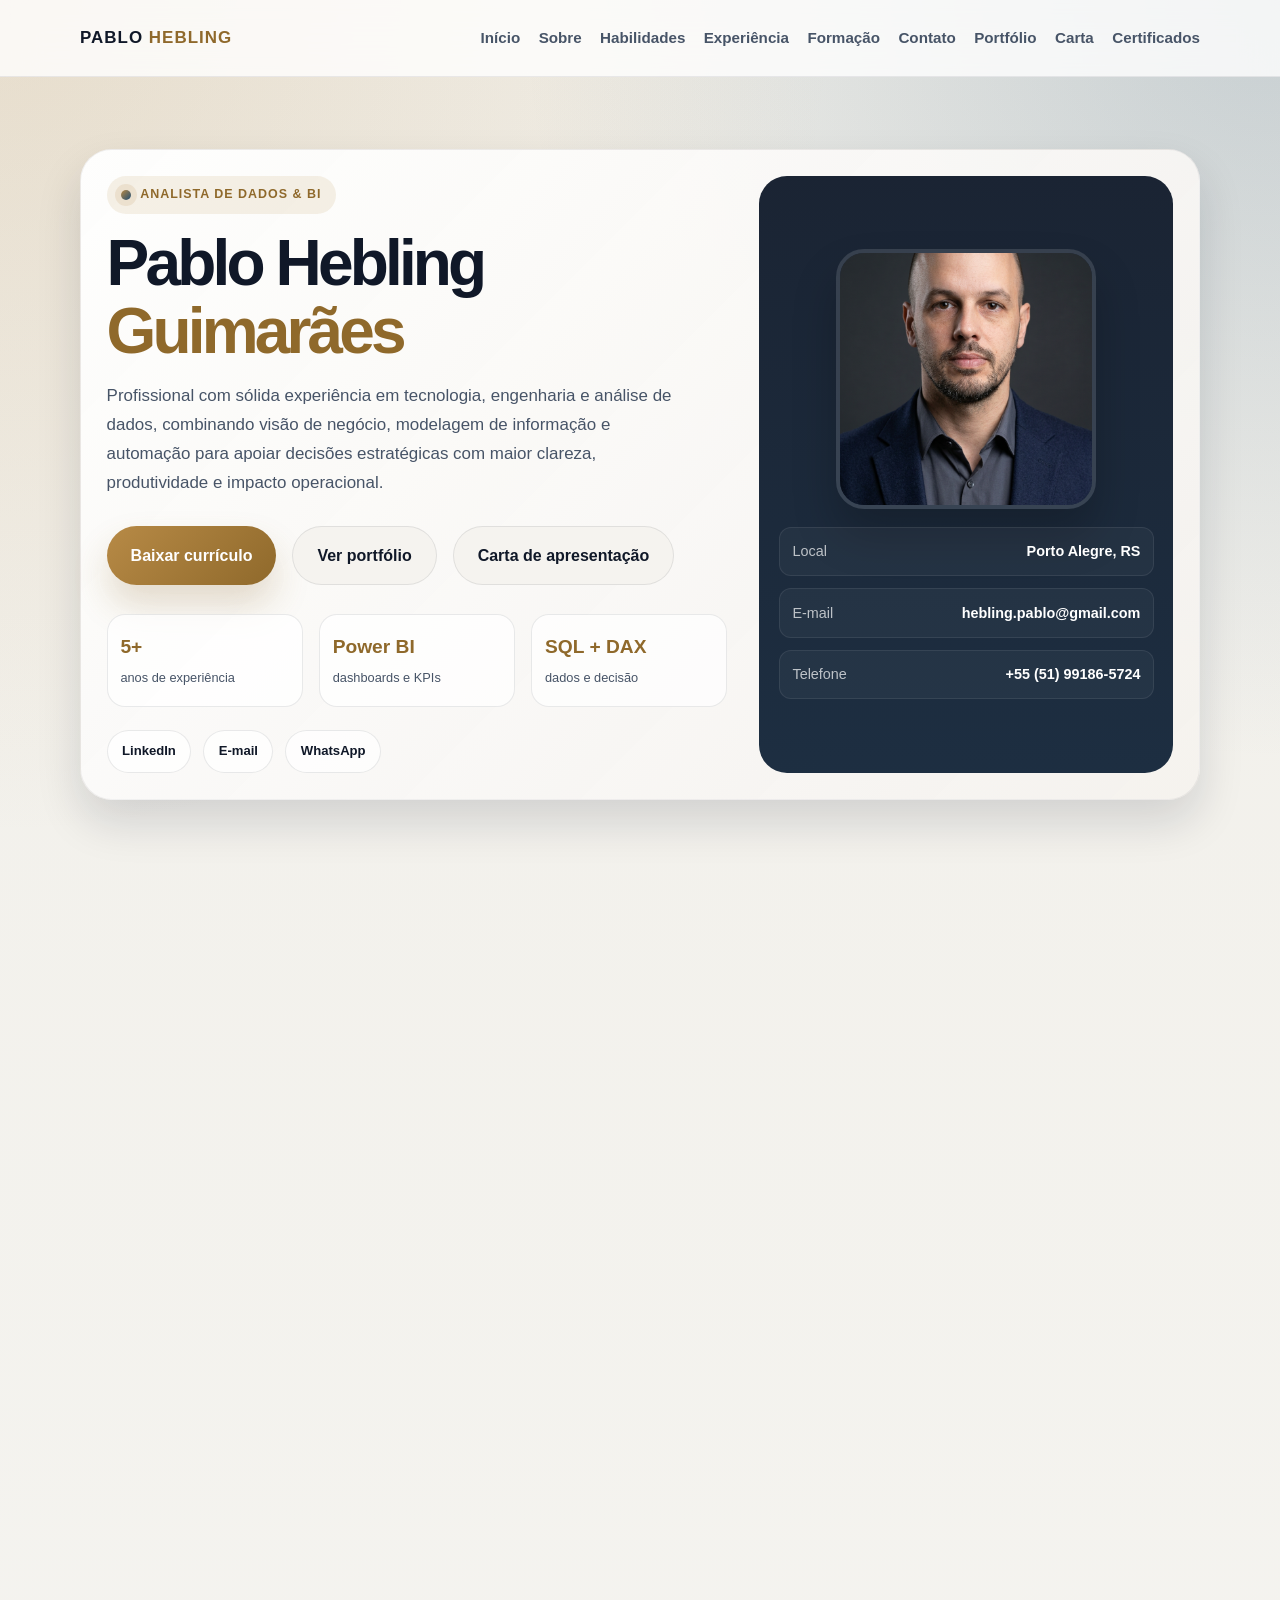
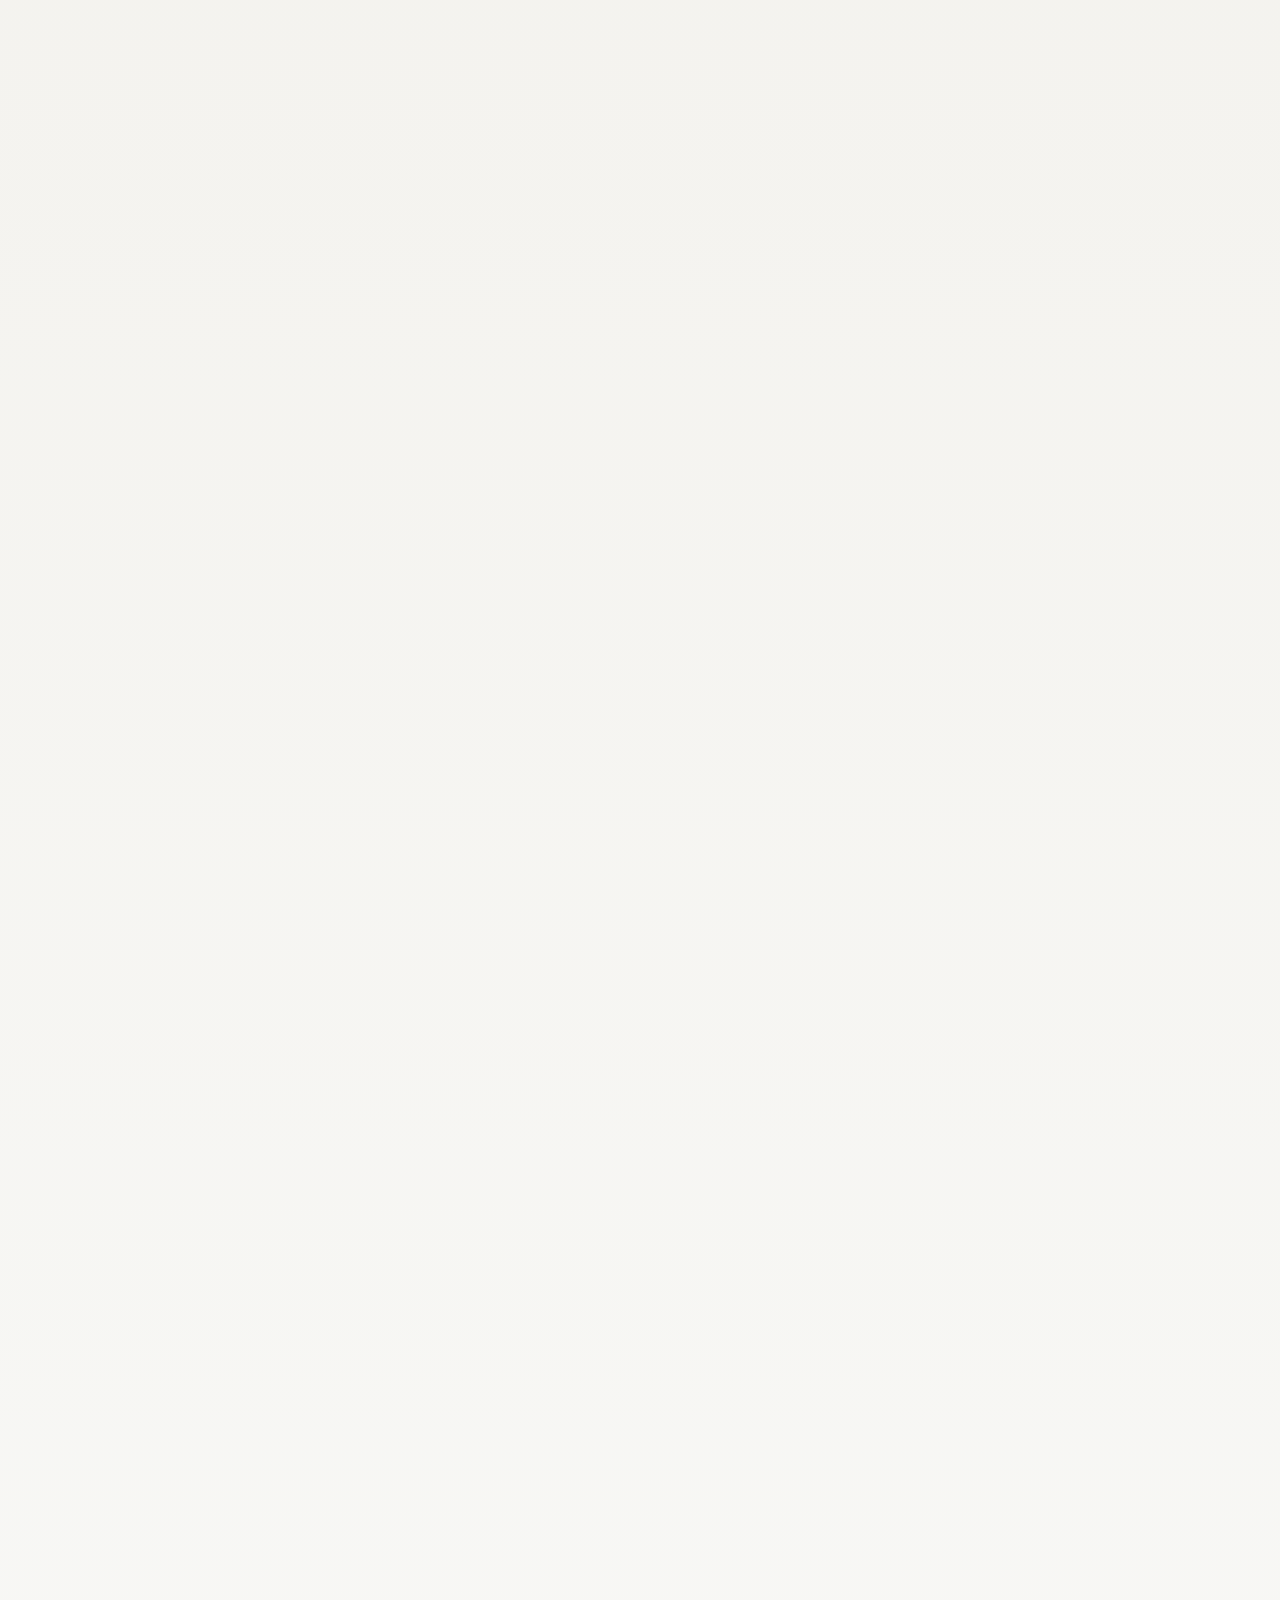
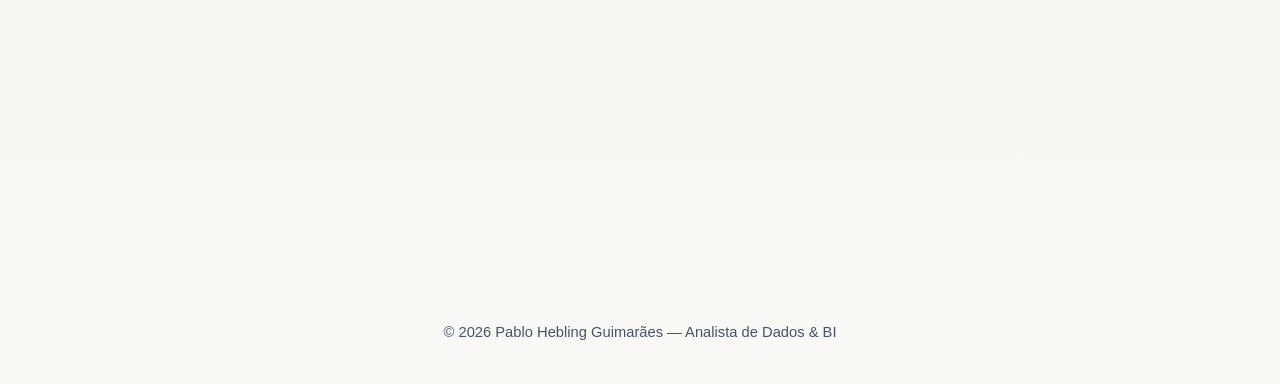
<file: index.html>
﻿<!DOCTYPE html>
<html lang="pt-BR">
  <head>
    <meta charset="UTF-8" />
    <meta http-equiv="X-UA-Compatible" content="IE=edge" />
    <meta name="viewport" content="width=device-width, initial-scale=1.0" />
    <meta
      name="description"
      content="Currículo de Pablo Hebling Guimarães — Analista de Dados, especialista em Business Intelligence e inteligência de negócio."
    />
    <meta name="robots" content="index, follow" />
    <meta
      http-equiv="Content-Security-Policy"
      content="default-src 'self'; img-src 'self' data:; style-src 'self'; script-src 'self'; object-src 'none'; base-uri 'self'; frame-ancestors 'none';"
    />
    <title>Pablo Hebling Guimarães | Currículo</title>
    <link rel="icon" href="favicon.ico" type="image/x-icon" />
    <link rel="stylesheet" href="css/main.css" />
  </head>
  <body>
    <header class="topbar">
      <div class="container nav" aria-label="Menu principal">
        <a class="brand" href="#inicio">Pablo <span>Hebling</span></a>
        <button class="menu-toggle" type="button" aria-label="Abrir menu" aria-expanded="false">
          Menu
        </button>
        <nav class="nav-links" aria-label="Navegação do currículo">
          <a href="#inicio">Início</a>
          <a href="#sobre">Sobre</a>
          <a href="#habilidades">Habilidades</a>
          <a href="#experiencia">Experiência</a>
          <a href="#formacao">Formação</a>
          <a href="#contato">Contato</a>
          <a href="portfolio.html">Portfólio</a>
          <a href="carta-apresentacao.html">Carta</a>
          <a href="certificados.html">Certificados</a>
        </nav>
      </div>
    </header>

    <main>
      <section id="inicio" class="hero container reveal">
        <div class="hero-card premium-card">
          <div class="hero-copy">
            <span class="eyebrow">Analista de Dados &amp; BI</span>
            <h1>Pablo Hebling <span>Guimarães</span></h1>
            <p>
              Profissional com sólida experiência em tecnologia, engenharia e análise de dados, combinando
              visão de negócio, modelagem de informação e automação para apoiar decisões estratégicas com
              maior clareza, produtividade e impacto operacional.
            </p>

            <div class="hero-actions">
              <a class="btn btn-primary" href="cv/cv_pablo.pdf" target="_blank" rel="noopener noreferrer">Baixar currículo</a>
              <a class="btn btn-secondary" href="portfolio.html">Ver portfólio</a>
              <a class="btn btn-secondary" href="carta-apresentacao.html">Carta de apresentação</a>
            </div>

            <ul class="quick-stats" aria-label="Resumo profissional">
              <li>
                <strong>5+</strong>
                <span>anos de experiência</span>
              </li>
              <li>
                <strong>Power BI</strong>
                <span>dashboards e KPIs</span>
              </li>
              <li>
                <strong>SQL + DAX</strong>
                <span>dados e decisão</span>
              </li>
            </ul>

            <div class="social-links" aria-label="Redes sociais e contato">
              <a href="https://linkedin.com/in/pablo-hebling" target="_blank" rel="noopener noreferrer">LinkedIn</a>
              <a href="mailto:hebling.pablo@gmail.com">E-mail</a>
              <a href="https://wa.me/5551991865724" target="_blank" rel="noopener noreferrer">WhatsApp</a>
            </div>
          </div>

          <aside class="profile-lockup" aria-label="Informações pessoais">
            <div class="photo-frame">
              <img class="avatar" src="images/pablo.png" alt="Foto profissional de Pablo Hebling Guimarães" />
            </div>
            <div class="profile-meta">
              <div class="meta-item">
                <span>Local</span>
                <strong>Porto Alegre, RS</strong>
              </div>
              <div class="meta-item">
                <span>E-mail</span>
                <strong>hebling.pablo@gmail.com</strong>
              </div>
              <div class="meta-item">
                <span>Telefone</span>
                <strong>+55 (51) 99186-5724</strong>
              </div>
            </div>
          </aside>
        </div>
      </section>

      <section id="sobre" class="container reveal">
        <div class="section-header">
          <span class="kicker">Sobre</span>
          <h2>Perfil profissional</h2>
        </div>

        <div class="grid-2">
          <article class="card">
            <p>
              Sou Pablo Hebling Guimarães, profissional de tecnologia e engenharia com foco em Business
              Intelligence, análise de dados e suporte à gestão. Atuo desde a coleta e modelagem de dados até
              a criação de dashboards executivos e automação de processos no ecossistema Microsoft.
            </p>
          </article>

          <article class="card">
            <p>
              Atualmente sou mestrando em Informática na Educação, com foco em Análise de Dados e Inteligência
              Computacional. Minha atuação combina visão de negócio, cadeia de suprimentos, logística, suporte
              analítico e transformação digital com ferramentas como Power BI, SQL, Python e Power Apps.
            </p>
          </article>
        </div>
      </section>

      <section id="habilidades" class="container reveal">
        <div class="section-header">
          <span class="kicker">Habilidades</span>
          <h2>Competências técnicas</h2>
        </div>

        <div class="grid-2">
          <article class="card">
            <div class="stack">
              <div class="skill-item">
                <div class="skill-head"><span>Power BI</span></div>
                <div class="skill-bar"></div>
              </div>

              <div class="skill-item">
                <div class="skill-head"><span>SQL / PostgreSQL / MySQL</span></div>
                <div class="skill-bar"></div>
              </div>

              <div class="skill-item">
                <div class="skill-head"><span>Power Query / M / DAX</span></div>
                <div class="skill-bar"></div>
              </div>
            </div>
          </article>

          <article class="card">
            <div class="stack">
              <div class="skill-item">
                <div class="skill-head"><span>Python / Pandas</span></div>
                <div class="skill-bar"></div>
              </div>

              <div class="skill-item">
                <div class="skill-head"><span>Power Apps / Power Automate / SharePoint</span></div>
                <div class="skill-bar"></div>
              </div>

              <div class="skill-item">
                <div class="skill-head"><span>Excel Avançado / KPIs</span></div>
                <div class="skill-bar"></div>
              </div>
            </div>
          </article>
        </div>

        <div class="pill-group" aria-label="Ferramentas e especialidades">
          <span class="pill">Power BI</span>
          <span class="pill">DAX</span>
          <span class="pill">SQL</span>
          <span class="pill">Power Query</span>
          <span class="pill">Python</span>
          <span class="pill">Power Apps</span>
          <span class="pill">Power Automate</span>
          <span class="pill">SharePoint</span>
          <span class="pill">ERP</span>
          <span class="pill">Supply Chain</span>
        </div>
      </section>

      <section id="experiencia" class="container reveal">
        <div class="section-header">
          <span class="kicker">Experiência</span>
          <h2>Trajetória profissional</h2>
        </div>

        <div class="grid-2">
          <article class="card">
            <div class="timeline" aria-label="Experiência profissional">
              <div class="timeline-item">
                <h3>Troca do parque tecnológico da Casa Civil do RS</h3>
                <div class="timeline-meta">
                  <span>Projeto de infraestrutura</span>
                  <span>Governo do Estado do RS</span>
                </div>
                <p>
                  Execução da troca do parque tecnológico para aproximadamente 1.200 colaboradores, distribuídos
                  entre a Casa Civil, os Gabinetes do governador e do Vice-Governador, a Secretaria da Comunicação
                  e a Casa Militar.
                </p>
              </div>

              <div class="timeline-item">
                <h3>Infraestrutura de TI na Expointer</h3>
                <div class="timeline-meta">
                  <span>2021 — 2023</span>
                  <span>Parque de exposições, Esteio/RS</span>
                </div>
                <p>
                  Apoio à infraestrutura de TI do parque de exposições durante a Expointer, contribuindo para o
                  funcionamento dos recursos tecnológicos e o atendimento às demandas do evento.
                </p>
              </div>
            </div>
          </article>

          <article class="card">
            <div class="timeline" aria-label="Experiência complementar">
              <div class="timeline-item">
                <h3>Sistema ERP para plataformas FPSO da Petrobras</h3>
                <div class="timeline-meta">
                  <span>Projeto de tecnologia e indústria naval</span>
                  <span>Rio Grande/RS</span>
                </div>
                <p>
                  Atuação junto à equipe de TI na construção e no desenvolvimento do sistema ERP destinado às
                  plataformas FPSO P-66 a P-71 da Petrobras. O sistema foi implementado.
                </p>
              </div>

              <div class="timeline-item">
                <h3>Experiência em tecnologia aplicada a operações</h3>
                <div class="timeline-meta">
                  <span>Projetos multidisciplinares</span>
                  <span>Infraestrutura e sistemas</span>
                </div>
                <p>
                  Integração com equipes técnicas e áreas usuárias para acompanhar mudanças de infraestrutura,
                  suporte operacional e necessidades de sistemas em contextos de grande porte.
                </p>
              </div>
            </div>
          </article>
        </div>
      </section>

      <section id="formacao" class="container reveal">
        <div class="section-header">
          <span class="kicker">Formação</span>
          <h2>Educação e certificações</h2>
        </div>

        <div class="grid-2">
          <article class="card">
            <div class="timeline" aria-label="Formação acadêmica">
              <div class="timeline-item">
                <h3>Mestrado Profissional em Informática na Educação</h3>
                <div class="timeline-meta">
                  <span>Previsão: 2025 — 2027</span>
                  <span>IFRS – Campus Porto Alegre</span>
                </div>
                <p>Foco em análise de dados e inteligência computacional.</p>
              </div>

              <div class="timeline-item">
                <h3>MBA em Gestão de Projetos</h3>
                <div class="timeline-meta">
                  <span>2024</span>
                  <span>FAVENI</span>
                </div>
                <p>Especialização em gestão estratégica de projetos.</p>
              </div>

              <div class="timeline-item">
                <h3>Tecnólogo em Análise e Desenvolvimento de Sistemas</h3>
                <div class="timeline-meta">
                  <span>2019 — 2022</span>
                  <span>UniSENAC POA</span>
                </div>
                <p>Formação em desenvolvimento, arquitetura de sistemas e análise de requisitos.</p>
              </div>
            </div>
          </article>

          <article class="card">
            <div class="timeline" aria-label="Certificações e idiomas">
              <div class="timeline-item">
                <h3>Certificação</h3>
                <div class="timeline-meta">
                  <span>2024</span>
                  <span>Cisco Networking Academy</span>
                </div>
                <p>Cybersecurity Essentials.</p>
                <a class="project-link" href="certificados.html">Ver certificados <span aria-hidden="true">→</span></a>
              </div>

              <div class="timeline-item">
                <h3>Idiomas</h3>
                <div class="timeline-meta">
                  <span>Inglês</span>
                  <span>Francês</span>
                </div>
                <p>Inglês intermediário e francês básico.</p>
              </div>

              <div class="timeline-item">
                <h3>Áreas de atuação</h3>
                <div class="timeline-meta">
                  <span>BI &amp; Dados</span>
                  <span>Negócios</span>
                </div>
                <p>Dashboard executivos, ETL, modelagem de dados, gestão de KPIs e apoio à tomada de decisão.</p>
              </div>
            </div>
          </article>
        </div>
      </section>

      <section id="contato" class="container reveal">
        <div class="section-header">
          <span class="kicker">Contato</span>
          <h2>Vamos conversar</h2>
        </div>

        <div class="contact-wrap">
          <div class="card">
            <ul class="contact-list">
              <li>
                <div>
                  <strong>E-mail</strong>
                  <a href="mailto:hebling.pablo@gmail.com">hebling.pablo@gmail.com</a>
                </div>
              </li>
              <li>
                <div>
                  <strong>Telefone (WhatsApp)</strong>
                  <a href="tel:+5551991865724">+55 (51) 99186-5724</a>
                </div>
              </li>
              <li>
                <div>
                  <strong>LinkedIn</strong>
                  <a href="https://linkedin.com/in/pablo-hebling" target="_blank" rel="noopener noreferrer">linkedin.com/in/pablo-hebling</a>
                </div>
              </li>
            </ul>
          </div>

          <div class="contact-badge">
            <div class="contact-badge-inner">
              <h3>Disponível para oportunidades</h3>
              <p>Business Intelligence, análise de dados e projetos de transformação digital.</p>
            </div>
          </div>
        </div>
      </section>
    </main>

    <footer>
      © 2026 Pablo Hebling Guimarães — Analista de Dados &amp; BI
    </footer>

    <script src="js/cv-modern.js"></script>
  </body>
</html>
</file>
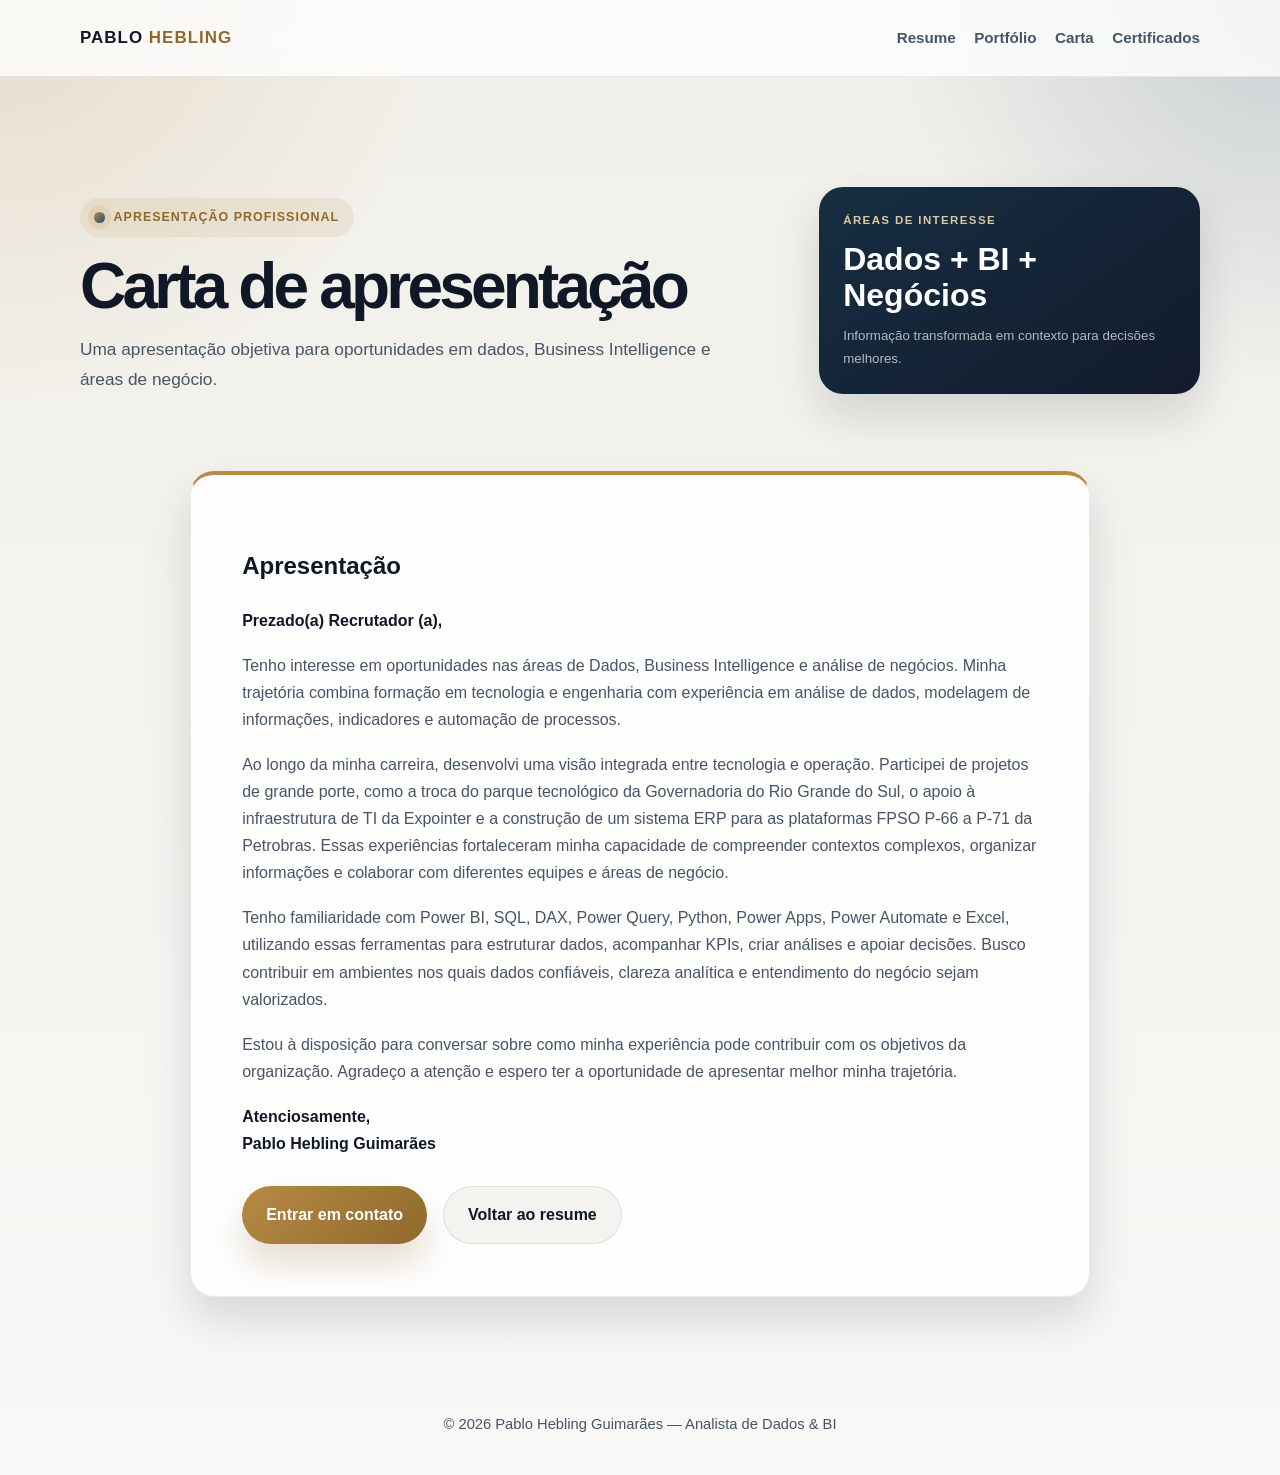
<file: carta-apresentacao.html>
<!DOCTYPE html>
<html lang="pt-BR">
  <head>
    <meta charset="UTF-8" />
    <meta http-equiv="X-UA-Compatible" content="IE=edge" />
    <meta name="viewport" content="width=device-width, initial-scale=1.0" />
    <meta
      name="description"
      content="Carta de apresentação de Pablo Hebling Guimarães para oportunidades em dados, negócios e Business Intelligence."
    />
    <meta name="robots" content="index, follow" />
    <meta
      http-equiv="Content-Security-Policy"
      content="default-src 'self'; img-src 'self' data:; style-src 'self'; script-src 'self'; object-src 'none'; base-uri 'self'; frame-ancestors 'none';"
    />
    <title>Carta de apresentação | Pablo Hebling Guimarães</title>
    <link rel="icon" href="favicon.ico" type="image/x-icon" />
    <link rel="stylesheet" href="css/main.css" />
  </head>
  <body>
    <header class="topbar">
      <div class="container nav" aria-label="Menu principal">
        <a class="brand" href="index.html">Pablo <span>Hebling</span></a>
        <button class="menu-toggle" type="button" aria-label="Abrir menu" aria-expanded="false">
          Menu
        </button>
        <nav class="nav-links" aria-label="Navegação do documento">
          <a href="index.html">Resume</a>
          <a href="portfolio.html">Portfólio</a>
          <a href="carta-apresentacao.html" aria-current="page">Carta</a>
          <a href="certificados.html">Certificados</a>
        </nav>
      </div>
    </header>

    <main>
      <section class="document-hero container reveal" aria-labelledby="letter-title">
        <div>
          <span class="eyebrow">Apresentação profissional</span>
          <h1 id="letter-title">Carta de apresentação</h1>
          <p>
            Uma apresentação objetiva para oportunidades em dados, Business Intelligence e áreas de negócio.
          </p>
        </div>
        <div class="document-mark" aria-label="Áreas de interesse">
          <span class="signal-label">ÁREAS DE INTERESSE</span>
          <strong>Dados + BI + Negócios</strong>
          <small>Informação transformada em contexto para decisões melhores.</small>
        </div>
      </section>

      <section class="container reveal" aria-labelledby="letter-content-title">
        <article class="letter-sheet">
          <h2 id="letter-content-title">Apresentação</h2>
          <p class="letter-greeting">Prezado(a) Recrutador (a),</p>
          <p>
            Tenho interesse em oportunidades nas áreas de Dados, Business Intelligence e análise de negócios.
            Minha trajetória combina formação em tecnologia e engenharia com experiência em análise de dados,
            modelagem de informações, indicadores e automação de processos.
          </p>
          <p>
            Ao longo da minha carreira, desenvolvi uma visão integrada entre tecnologia e operação. Participei de
            projetos de grande porte, como a troca do parque tecnológico da Governadoria do Rio Grande do Sul, o apoio
            à infraestrutura de TI da Expointer e a construção de um sistema ERP para as plataformas FPSO P-66 a P-71
            da Petrobras. Essas experiências fortaleceram minha capacidade de compreender contextos complexos,
            organizar informações e colaborar com diferentes equipes e áreas de negócio.
          </p>
          <p>
            Tenho familiaridade com Power BI, SQL, DAX, Power Query, Python, Power Apps, Power Automate e Excel,
            utilizando essas ferramentas para estruturar dados, acompanhar KPIs, criar análises e apoiar decisões.
            Busco contribuir em ambientes nos quais dados confiáveis, clareza analítica e entendimento do negócio
            sejam valorizados.
          </p>
          <p>
            Estou à disposição para conversar sobre como minha experiência pode contribuir com os objetivos da
            organização. Agradeço a atenção e espero ter a oportunidade de apresentar melhor minha trajetória.
          </p>
          <p class="letter-signoff">Atenciosamente,<br />Pablo Hebling Guimarães</p>
          <div class="hero-actions">
            <a class="btn btn-primary" href="mailto:hebling.pablo@gmail.com">Entrar em contato</a>
            <a class="btn btn-secondary" href="index.html">Voltar ao resume</a>
          </div>
        </article>
      </section>
    </main>

    <footer>
      © 2026 Pablo Hebling Guimarães — Analista de Dados &amp; BI
    </footer>

    <script src="js/cv-modern.js"></script>
  </body>
</html>
</file>
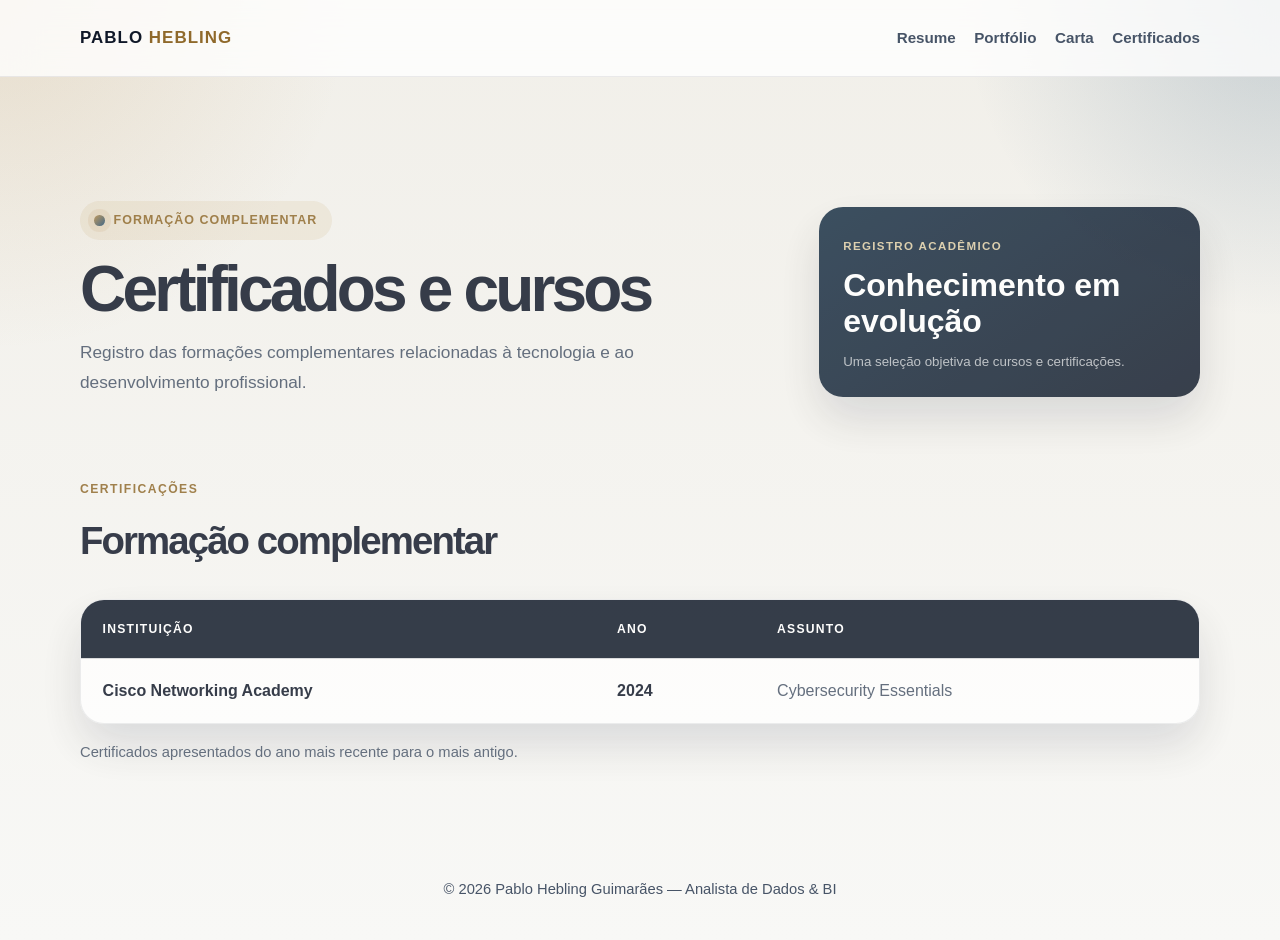
<file: certificados.html>
<!DOCTYPE html>
<html lang="pt-BR">
  <head>
    <meta charset="UTF-8" />
    <meta http-equiv="X-UA-Compatible" content="IE=edge" />
    <meta name="viewport" content="width=device-width, initial-scale=1.0" />
    <meta
      name="description"
      content="Certificados e cursos de Pablo Hebling Guimarães em tecnologia, dados e Business Intelligence."
    />
    <meta name="robots" content="index, follow" />
    <meta
      http-equiv="Content-Security-Policy"
      content="default-src 'self'; img-src 'self' data:; style-src 'self'; script-src 'self'; object-src 'none'; base-uri 'self'; frame-ancestors 'none';"
    />
    <title>Certificados | Pablo Hebling Guimarães</title>
    <link rel="icon" href="favicon.ico" type="image/x-icon" />
    <link rel="stylesheet" href="css/main.css" />
  </head>
  <body>
    <header class="topbar">
      <div class="container nav" aria-label="Menu principal">
        <a class="brand" href="index.html">Pablo <span>Hebling</span></a>
        <button class="menu-toggle" type="button" aria-label="Abrir menu" aria-expanded="false">
          Menu
        </button>
        <nav class="nav-links" aria-label="Navegação dos certificados">
          <a href="index.html">Resume</a>
          <a href="portfolio.html">Portfólio</a>
          <a href="carta-apresentacao.html">Carta</a>
          <a href="certificados.html" aria-current="page">Certificados</a>
        </nav>
      </div>
    </header>

    <main>
      <section class="document-hero container reveal" aria-labelledby="certificates-title">
        <div>
          <span class="eyebrow">Formação complementar</span>
          <h1 id="certificates-title">Certificados e cursos</h1>
          <p>
            Registro das formações complementares relacionadas à tecnologia e ao desenvolvimento profissional.
          </p>
        </div>
        <div class="document-mark" aria-label="Resumo dos certificados">
          <span class="signal-label">REGISTRO ACADÊMICO</span>
          <strong>Conhecimento em evolução</strong>
          <small>Uma seleção objetiva de cursos e certificações.</small>
        </div>
      </section>

      <section class="container reveal" aria-labelledby="certificate-table-title">
        <div class="section-header">
          <span class="kicker">Certificações</span>
          <h2 id="certificate-table-title">Formação complementar</h2>
        </div>

        <div class="certificate-table-wrap">
          <table class="certificate-table">
            <caption class="sr-only">Certificados de cursos de Pablo Hebling Guimarães</caption>
            <thead>
              <tr>
                <th scope="col">Instituição</th>
                <th scope="col">Ano</th>
                <th scope="col">Assunto</th>
              </tr>
            </thead>
            <tbody>
              <tr>
                <td>Cisco Networking Academy</td>
                <td>2024</td>
                <td>Cybersecurity Essentials</td>
              </tr>
            </tbody>
          </table>
        </div>
        <p class="certificate-note">
          Certificados apresentados do ano mais recente para o mais antigo.
        </p>
      </section>
    </main>

    <footer>
      © 2026 Pablo Hebling Guimarães — Analista de Dados &amp; BI
    </footer>

    <script src="js/cv-modern.js"></script>
  </body>
</html>
</file>
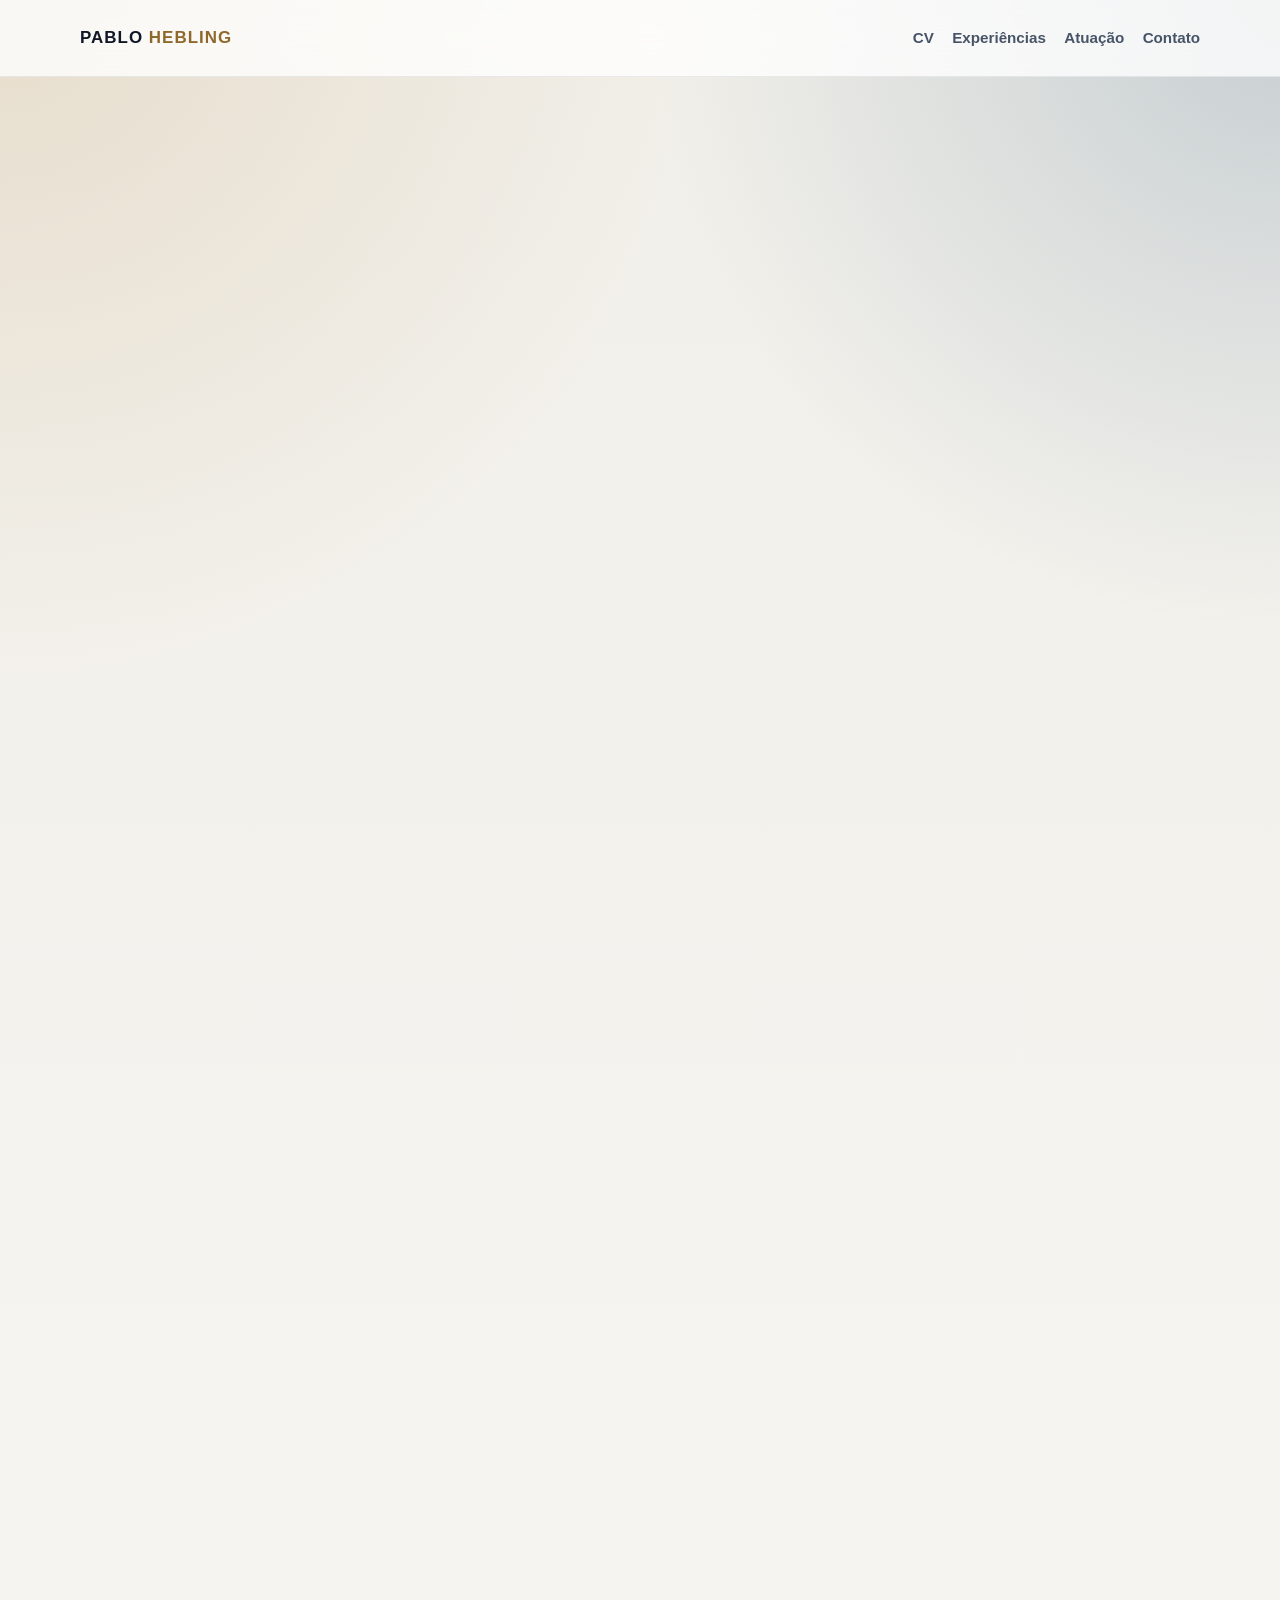
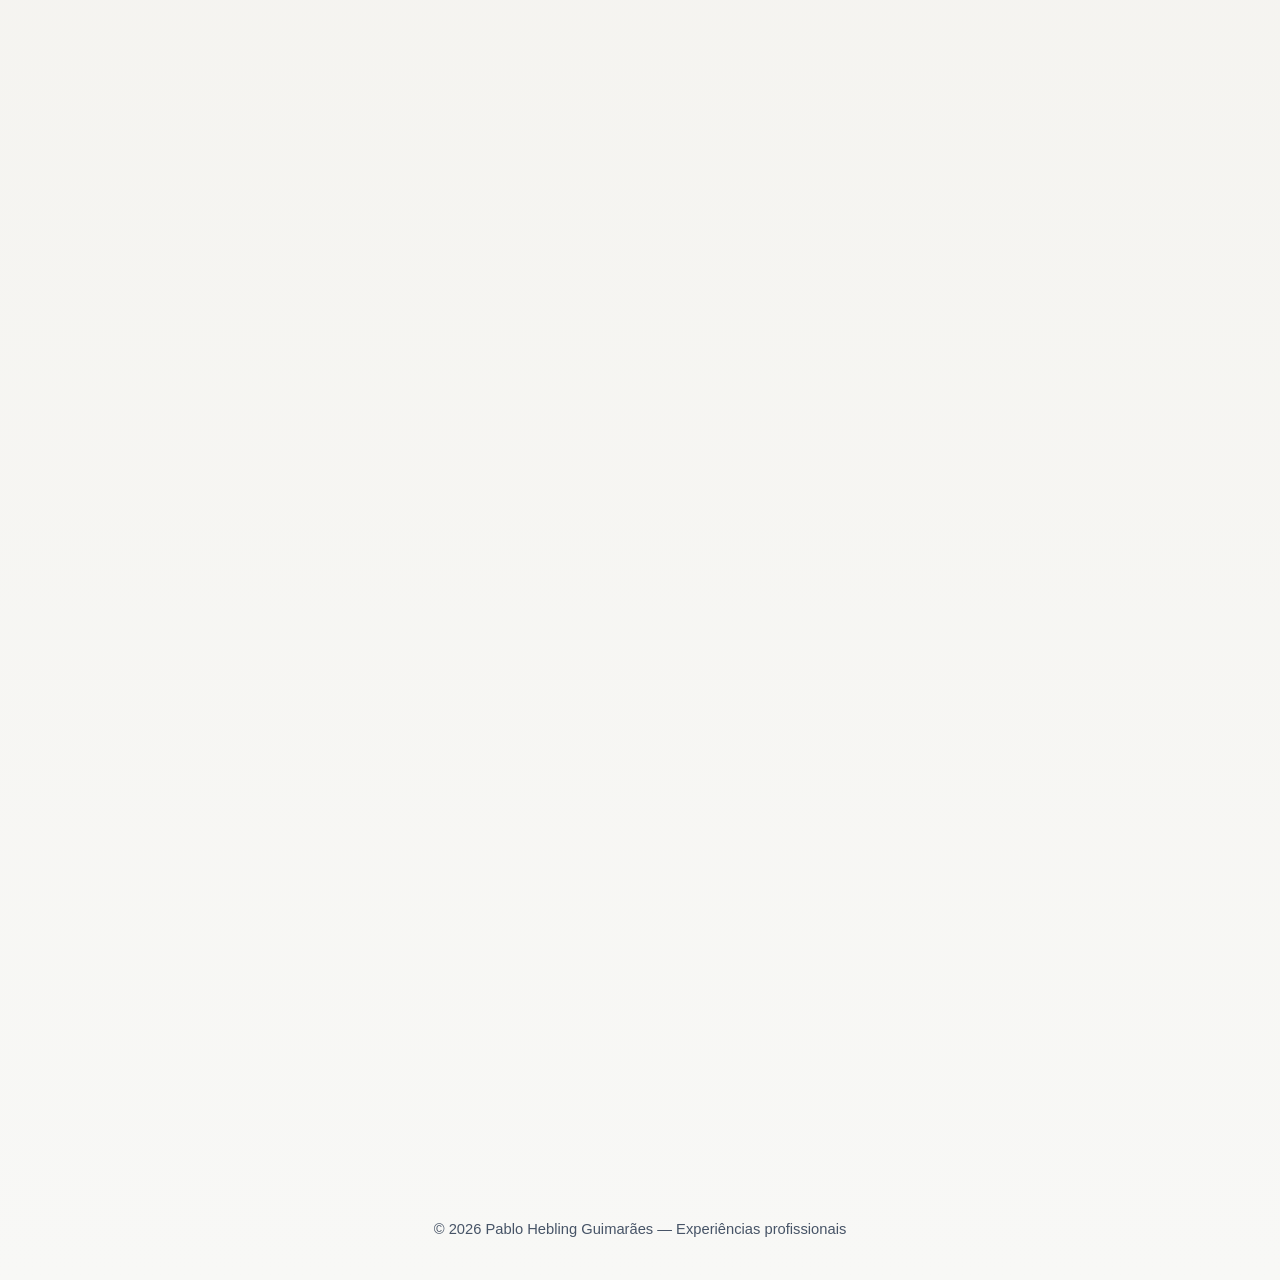
<file: portfolio.html>
<!DOCTYPE html>
<html lang="pt-BR">
  <head>
    <meta charset="UTF-8" />
    <meta http-equiv="X-UA-Compatible" content="IE=edge" />
    <meta name="viewport" content="width=device-width, initial-scale=1.0" />
    <meta
      name="description"
      content="Portfólio de Pablo Hebling Guimarães — experiências em infraestrutura de TI, suporte e sistemas ERP."
    />
    <meta name="robots" content="index, follow" />
    <meta
      http-equiv="Content-Security-Policy"
      content="default-src 'self'; img-src 'self' data:; style-src 'self'; script-src 'self'; object-src 'none'; base-uri 'self'; frame-ancestors 'none';"
    />
    <title>Portfólio | Pablo Hebling Guimarães</title>
    <link rel="icon" href="favicon.ico" type="image/x-icon" />
    <link rel="stylesheet" href="css/main.css" />
  </head>
  <body>
    <header class="topbar">
      <div class="container nav" aria-label="Menu principal do portfólio">
        <a class="brand" href="index.html">Pablo <span>Hebling</span></a>
        <button class="menu-toggle" type="button" aria-label="Abrir menu" aria-expanded="false">
          Menu
        </button>
        <nav class="nav-links" aria-label="Navegação do portfólio">
          <a href="index.html">CV</a>
          <a href="#portfolio">Experiências</a>
          <a href="#aberto">Atuação</a>
          <a href="#contato">Contato</a>
        </nav>
      </div>
    </header>

    <main>
      <section class="portfolio-hero container reveal" aria-labelledby="portfolio-title">
        <div class="portfolio-hero-copy">
          <span class="eyebrow">Experiência em tecnologia e infraestrutura</span>
          <h1 id="portfolio-title">Projetos reais, ambientes críticos e sistemas em construção.</h1>
          <p>
            Minha experiência profissional foi construída em projetos de grande porte: troca de parque tecnológico,
            suporte a infraestrutura em eventos e participação no desenvolvimento de um sistema ERP para a indústria naval.
          </p>
          <div class="hero-actions">
            <a class="btn btn-primary" href="#contato">Conversar sobre um projeto</a>
            <a class="btn btn-secondary" href="index.html#experiencia">Conhecer minha experiência</a>
          </div>
        </div>
        <div class="portfolio-signal" aria-label="Resumo do trabalho">
          <span class="signal-label">FOCO DE ATUAÇÃO</span>
          <strong>Infraestrutura + Suporte + ERP</strong>
          <div class="signal-line"><span></span></div>
          <small>Da implantação tecnológica ao apoio às equipes usuárias.</small>
        </div>
      </section>

      <section class="container reveal" id="portfolio">
        <div class="section-header">
          <span class="kicker">Portfólio</span>
          <h2>Experiências em destaque</h2>
        </div>

        <div class="portfolio-intro card">
          <div>
            <span class="kicker">Experiência profissional</span>
            <h3>Três contextos, uma trajetória em tecnologia</h3>
          </div>
          <p>
            Os projetos abaixo representam experiências práticas em órgãos públicos e privados, eventos de grande porte e na
            indústria naval.
          </p>
        </div>

        <div class="project-grid">
          <article class="project-card">
            <div class="project-visual dashboard-visual" aria-hidden="true">
              <span class="visual-topline"></span>
              <div class="metric-row"><span></span><span></span><span></span></div>
              <div class="chart-bars"><i></i><i></i><i></i><i></i><i></i><i></i></div>
            </div>
            <span class="project-tag">Infraestrutura</span>
            <h3>Troca do parque tecnológico da Governadoria do RS</h3>
            <p>Execução da renovação do parque tecnológico para aproximadamente 1.200 colaboradores do Governo do Estado.</p>
            <ul>
              <li>Escopo: Casa Civil, Gabinetes e Secretarias</li>
              <li>Atuação: troca e organização do parque tecnológico</li>
            </ul>
            <a class="project-link" href="index.html#experiencia">Ver experiência no currículo <span aria-hidden="true">→</span></a>
          </article>

          <article class="project-card">
            <div class="project-visual flow-visual" aria-hidden="true">
              <span class="flow-node"></span><span class="flow-connector"></span><span class="flow-node"></span>
              <span class="flow-connector flow-connector-last"></span><span class="flow-node"></span>
            </div>
            <span class="project-tag">Suporte de TI</span>
            <h3>Infraestrutura da Expointer</h3>
            <p>Apoio à infraestrutura de TI do parque de exposições da Expointer, em Esteio/RS, entre 2021 e 2023.</p>
            <ul>
              <li>Período: 2021 — 2023</li>
              <li>Atuação: suporte ao ambiente tecnológico do evento</li>
            </ul>
            <a class="project-link" href="index.html#experiencia">Ver experiência no currículo <span aria-hidden="true">→</span></a>
          </article>

          <article class="project-card">
            <div class="project-visual data-visual" aria-hidden="true">
              <span class="data-column"></span><span class="data-column"></span><span class="data-column"></span>
              <span class="data-column"></span><span class="data-column"></span>
            </div>
            <span class="project-tag">ERP</span>
            <h3>Sistema ERP para as plataformas FPSO P-66 a P-71</h3>
            <p>Participação junto à equipe de TI na construção do ERP desenvolvido para plataformas da Petrobras, em Rio Grande/RS.</p>
            <ul>
              <li>Contexto: construção de plataformas de petróleo</li>
              <li>Status: implementado e funcional</li>
            </ul>
            <a class="project-link" href="index.html#experiencia">Ver experiência no currículo <span aria-hidden="true">→</span></a>
          </article>
        </div>
      </section>

      <section class="container reveal" id="aberto">
        <div class="section-header">
          <span class="kicker">Em aberto</span>
          <h2>Como atuo</h2>
        </div>

        <div class="grid-2">
          <article class="card">
            <div class="timeline">
              <div class="timeline-item">
                <h3>Ambientes de grande porte</h3>
                <p>Organização e suporte a estruturas tecnológicas com múltiplas áreas e perfis de usuários.</p>
              </div>
              <div class="timeline-item">
                <h3>Implantação e mudança</h3>
                <p>Participação em trocas de parque tecnológico e acompanhamento de mudanças em ambientes reais.</p>
              </div>
            </div>
          </article>

          <article class="card">
            <div class="timeline">
              <div class="timeline-item">
                <h3>Suporte às operações</h3>
                <p>Atendimento às demandas de infraestrutura e tecnologia em contextos públicos e operacionais.</p>
              </div>
              <div class="timeline-item">
                <h3>Sistemas corporativos</h3>
                <p>Colaboração com equipes de TI na construção e implementação de sistemas ERP.</p>
              </div>
            </div>
          </article>
        </div>
      </section>

      <section class="container reveal" id="contato">
        <div class="section-header">
          <span class="kicker">Contato</span>
          <h2>Vamos trocar uma ideia</h2>
        </div>

        <div class="contact-wrap">
          <div class="card">
            <ul class="contact-list">
              <li>
                <div>
                  <strong>E-mail</strong>
                  <a href="mailto:hebling.pablo@gmail.com">hebling.pablo@gmail.com</a>
                </div>
              </li>
              <li>
                <div>
                  <strong>WhatsApp</strong>
                  <a href="https://wa.me/5551991865724" target="_blank" rel="noopener noreferrer">+55 (51) 99186-5724</a>
                </div>
              </li>
              <li>
                <div>
                  <strong>LinkedIn</strong>
                  <a href="https://linkedin.com/in/pablo-hebling" target="_blank" rel="noopener noreferrer">linkedin.com/in/pablo-hebling</a>
                </div>
              </li>
            </ul>
          </div>

          <div class="contact-badge">
            <div class="contact-badge-inner">
              <span class="kicker">Próximo projeto</span>
              <h3>Seu desafio pode ser o próximo case.</h3>
              <p>Vamos conversar sobre dados, processos e uma solução que gere valor para o negócio.</p>
              <a class="btn btn-primary" href="mailto:heblingmec@hotmail.com">Enviar uma mensagem</a>
            </div>
          </div>
        </div>
      </section>
    </main>

    <footer>
      © 2026 Pablo Hebling Guimarães — Experiências profissionais
    </footer>

    <script src="js/cv-modern.js"></script>
  </body>
</html>
</file>
<file: css/main.css>
:root {
  --bg: #0e1727;
  --bg-soft: #121f2d;
  --bg-muted: #f3f1ed;
  --panel: rgba(16, 23, 36, 0.82);
  --surface: #ffffff;
  --surface-soft: #f5f3ef;
  --text: #101828;
  --text-soft: #475467;
  --muted: #98a2b3;
  --primary: #b78a46;
  --primary-strong: #8f692b;
  --secondary: #1f4d73;
  --secondary-soft: #5a7ba1;
  --highlight: #d9c9a3;
  --border: rgba(16, 24, 40, 0.09);
  --shadow: 0 22px 45px rgba(15, 23, 42, 0.14);
  --radius: 24px;
}

* {
  box-sizing: border-box;
}

html {
  scroll-behavior: smooth;
}

body {
  margin: 0;
  min-height: 100vh;
  font-family: "Inter", "Segoe UI", sans-serif;
  background:
    radial-gradient(circle at top left, rgba(183, 138, 70, 0.18), transparent 22%),
    radial-gradient(circle at right top, rgba(31, 77, 115, 0.2), transparent 20%),
    linear-gradient(180deg, #f1efe9 0%, #f8f8f6 100%);
  color: var(--text);
  line-height: 1.7;
}

img {
  max-width: 100%;
  display: block;
}

a {
  color: inherit;
  text-decoration: none;
}

button,
input,
textarea,
select {
  font: inherit;
}

.container {
  width: min(1120px, calc(100% - 2rem));
  margin: 0 auto;
}

.topbar {
  position: sticky;
  top: 0;
  z-index: 30;
  border-bottom: 1px solid rgba(16, 24, 40, 0.08);
  background: rgba(255, 255, 255, 0.78);
  backdrop-filter: blur(18px);
}

.nav {
  display: flex;
  align-items: center;
  justify-content: space-between;
  min-height: 76px;
  gap: 1.2rem;
}

.brand {
  font-size: 1.06rem;
  font-weight: 800;
  letter-spacing: 0.06em;
  text-transform: uppercase;
}

.brand span {
  color: var(--primary-strong);
}

.nav-links {
  display: flex;
  align-items: center;
  gap: 1.15rem;
}

.nav-links a {
  position: relative;
  color: var(--text-soft);
  font-size: 0.95rem;
  font-weight: 600;
  padding: 0.4rem 0;
}

.nav-links a::after {
  content: "";
  position: absolute;
  left: 0;
  bottom: -0.1rem;
  width: 0;
  height: 2px;
  border-radius: 999px;
  background: linear-gradient(90deg, var(--primary), var(--secondary));
  transition: width 0.25s ease;
}

.nav-links a:hover::after,
.nav-links a:focus-visible::after {
  width: 100%;
}

.menu-toggle {
  display: none;
  border: 1px solid var(--border);
  background: var(--surface);
  color: var(--text);
  border-radius: 12px;
  padding: 0.65rem 0.9rem;
  cursor: pointer;
}

main {
  padding: 2rem 0 4rem;
}

section {
  padding: 2rem 0;
}

.portfolio-hero {
  display: grid;
  grid-template-columns: minmax(0, 1.35fr) minmax(280px, 0.65fr);
  align-items: end;
  gap: 2rem;
  min-height: 430px;
  padding-top: 4.5rem;
  padding-bottom: 3.5rem;
}

.portfolio-hero-copy h1 {
  max-width: 760px;
  margin: 1rem 0;
  font-size: clamp(2.8rem, 6vw, 5.4rem);
  line-height: 1.02;
  letter-spacing: -0.06em;
}

.portfolio-hero-copy p {
  max-width: 62ch;
  margin: 0;
  color: var(--text-soft);
  font-size: 1.08rem;
}

.portfolio-signal {
  min-height: 220px;
  display: flex;
  flex-direction: column;
  justify-content: flex-end;
  gap: 0.8rem;
  padding: 1.6rem;
  border-radius: var(--radius);
  color: #fff;
  background:
    linear-gradient(145deg, rgba(18, 42, 64, 0.98), rgba(14, 23, 39, 0.98)),
    var(--bg);
  box-shadow: var(--shadow);
}

.signal-label {
  color: var(--highlight);
  font-size: 0.72rem;
  font-weight: 800;
  letter-spacing: 0.12em;
}

.portfolio-signal strong {
  font-size: clamp(1.6rem, 3vw, 2.35rem);
  line-height: 1.1;
}

.portfolio-signal small {
  color: rgba(255, 255, 255, 0.68);
}

.signal-line {
  height: 2px;
  margin-top: 0.8rem;
  overflow: hidden;
  background: rgba(255, 255, 255, 0.16);
}

.signal-line span {
  display: block;
  width: 38%;
  height: 100%;
  background: var(--primary);
}

.hero {
  padding-top: 2.5rem;
}

.hero-card {
  display: grid;
  grid-template-columns: 1.2fr 0.8fr;
  gap: 2rem;
  background: rgba(255, 255, 255, 0.8);
  border: 1px solid rgba(16, 24, 40, 0.06);
  box-shadow: var(--shadow);
  border-radius: calc(var(--radius) + 8px);
  padding: clamp(1.4rem, 2vw, 2.4rem);
}

.premium-card {
  background: linear-gradient(135deg, rgba(255, 255, 255, 0.94), rgba(245, 242, 238, 0.9));
}

.eyebrow {
  display: inline-flex;
  align-items: center;
  gap: 0.55rem;
  padding: 0.55rem 0.9rem;
  border-radius: 999px;
  background: rgba(183, 138, 70, 0.12);
  color: var(--primary-strong);
  font-size: 0.78rem;
  font-weight: 800;
  text-transform: uppercase;
  letter-spacing: 0.08em;
}

.eyebrow::before {
  content: "";
  width: 0.65rem;
  height: 0.65rem;
  border-radius: 50%;
  background: linear-gradient(135deg, var(--primary), var(--secondary));
  box-shadow: 0 0 0 6px rgba(183, 138, 70, 0.14);
}

.hero-copy h1 {
  margin: 1rem 0 1rem;
  font-size: clamp(2.5rem, 5vw, 4.4rem);
  line-height: 1.06;
  letter-spacing: -0.06em;
}

.hero-copy h1 span {
  color: var(--primary-strong);
}

.hero-copy p {
  margin: 0;
  font-size: 1.06rem;
  color: var(--text-soft);
  max-width: 62ch;
}

.hero-actions {
  display: flex;
  flex-wrap: wrap;
  gap: 1rem;
  margin-top: 1.8rem;
}

.btn {
  display: inline-flex;
  align-items: center;
  justify-content: center;
  border: 0;
  border-radius: 999px;
  padding: 0.92rem 1.5rem;
  font-weight: 700;
  transition: transform 0.2s ease, box-shadow 0.2s ease;
  cursor: pointer;
}

.btn:hover,
.btn:focus-visible {
  transform: translateY(-1px);
}

.btn-primary {
  background: linear-gradient(135deg, var(--primary), var(--primary-strong));
  color: #fff;
  box-shadow: 0 20px 35px rgba(143, 105, 43, 0.22);
}

.btn-secondary {
  background: var(--surface-soft);
  color: var(--text);
  border: 1px solid var(--border);
}

.quick-stats {
  display: grid;
  grid-template-columns: repeat(3, minmax(110px, 1fr));
  gap: 1rem;
  margin-top: 1.8rem;
  list-style: none;
  padding: 0;
}

.quick-stats li {
  padding: 1rem 0.8rem;
  background: rgba(255, 255, 255, 0.7);
  border-radius: 18px;
  border: 1px solid var(--border);
}

.quick-stats strong {
  display: block;
  font-size: 1.2rem;
  font-weight: 800;
  color: var(--primary-strong);
}

.quick-stats span {
  color: var(--text-soft);
  font-size: 0.8rem;
}

.social-links {
  display: flex;
  flex-wrap: wrap;
  gap: 0.75rem;
  margin-top: 1.4rem;
}

.social-links a {
  display: inline-flex;
  align-items: center;
  justify-content: center;
  min-height: 42px;
  padding: 0.6rem 0.9rem;
  border: 1px solid var(--border);
  border-radius: 999px;
  background: rgba(255, 255, 255, 0.65);
  color: var(--text);
  font-size: 0.82rem;
  font-weight: 700;
}

.profile-lockup {
  display: flex;
  flex-direction: column;
  justify-content: center;
  align-items: center;
  gap: 1.1rem;
  padding: 1.2rem;
  background: linear-gradient(180deg, rgba(17, 27, 43, 0.96), rgba(20, 38, 58, 0.96));
  border-radius: calc(var(--radius) + 4px);
  color: #fff;
}

.photo-frame {
  width: 100%;
  display: flex;
  justify-content: center;
  align-items: center;
}

.avatar {
  width: min(100%, 260px);
  aspect-ratio: 1 / 1;
  object-fit: cover;
  object-position: center 30%;
  border-radius: 28px;
  border: 4px solid rgba(255, 255, 255, 0.12);
  box-shadow: 0 26px 44px rgba(0, 0, 0, 0.22);
}

.profile-meta {
  width: 100%;
  display: grid;
  gap: 0.75rem;
}

.meta-item {
  display: flex;
  justify-content: space-between;
  gap: 1rem;
  padding: 0.72rem 0.8rem;
  border-radius: 12px;
  background: rgba(255, 255, 255, 0.04);
  border: 1px solid rgba(255, 255, 255, 0.08);
  font-size: 0.9rem;
}

.meta-item span {
  color: rgba(255, 255, 255, 0.7);
}

.meta-item strong {
  font-weight: 700;
}

.section-header {
  margin-bottom: 1.6rem;
}

.section-header .kicker {
  display: inline-block;
  color: var(--primary-strong);
  font-size: 0.76rem;
  letter-spacing: 0.12em;
  text-transform: uppercase;
  font-weight: 800;
}

.section-header h2 {
  margin: 0.45rem 0 0;
  font-size: clamp(1.9rem, 3vw, 2.8rem);
  letter-spacing: -0.05em;
}

.grid-2 {
  display: grid;
  grid-template-columns: repeat(2, minmax(0, 1fr));
  gap: 1.5rem;
}

.card {
  background: rgba(255, 255, 255, 0.82);
  border: 1px solid var(--border);
  border-radius: var(--radius);
  box-shadow: var(--shadow);
  padding: 1.5rem;
}

.card p {
  margin: 0;
  color: var(--text-soft);
}

.pill-group {
  display: flex;
  flex-wrap: wrap;
  gap: 0.7rem;
  margin-top: 1rem;
}

.pill {
  display: inline-flex;
  align-items: center;
  background: rgba(183, 138, 70, 0.09);
  color: var(--primary-strong);
  border-radius: 999px;
  padding: 0.55rem 0.85rem;
  font-size: 0.82rem;
  font-weight: 700;
  border: 1px solid rgba(183, 138, 70, 0.2);
}

.stack {
  display: grid;
  gap: 1rem;
}

.skill-item {
  display: grid;
  gap: 0.5rem;
}

.skill-head {
  display: flex;
  justify-content: space-between;
  align-items: center;
  color: var(--text);
  font-weight: 700;
}

.skill-head span:last-child {
  color: var(--text-soft);
  font-size: 0.8rem;
}

.skill-bar {
  width: 100%;
  height: 0.76rem;
  background: #e8e3df;
  border-radius: 999px;
  overflow: hidden;
}

.skill-bar > span {
  display: block;
  height: 100%;
  border-radius: inherit;
  background: linear-gradient(90deg, var(--primary), var(--secondary));
}

.timeline {
  position: relative;
  margin-top: 1rem;
  padding-left: 1.2rem;
}

.timeline::before {
  content: "";
  position: absolute;
  left: 0.2rem;
  top: 0.3rem;
  bottom: 0.25rem;
  width: 2px;
  background: rgba(16, 24, 40, 0.12);
}

.timeline-item {
  position: relative;
  padding: 0 0 1.2rem 1.2rem;
}

.timeline-item::before {
  content: "";
  position: absolute;
  left: -1.29rem;
  top: 0.32rem;
  width: 0.8rem;
  height: 0.8rem;
  border-radius: 50%;
  background: linear-gradient(135deg, var(--primary), var(--secondary));
  box-shadow: 0 0 0 5px rgba(183, 138, 70, 0.14);
}

.timeline-item h3 {
  margin: 0 0 0.3rem;
  font-size: 1.08rem;
}

.timeline-meta {
  display: flex;
  flex-wrap: wrap;
  gap: 0.8rem;
  margin-bottom: 0.6rem;
  color: var(--text-soft);
  font-size: 0.82rem;
  font-weight: 600;
}

.timeline-item p {
  margin: 0;
  color: var(--text-soft);
}

.document-hero {
  display: grid;
  grid-template-columns: minmax(0, 1.3fr) minmax(260px, 0.7fr);
  align-items: end;
  gap: 2rem;
  min-height: 330px;
  padding-top: 4rem;
  padding-bottom: 2.8rem;
}

.document-hero h1 {
  max-width: 720px;
  margin: 1rem 0;
  font-size: clamp(2.6rem, 5vw, 4.8rem);
  line-height: 1.04;
  letter-spacing: -0.06em;
}

.document-hero p {
  max-width: 66ch;
  margin: 0;
  color: var(--text-soft);
  font-size: 1.08rem;
}

.document-mark {
  min-height: 190px;
  display: flex;
  flex-direction: column;
  justify-content: flex-end;
  gap: 0.7rem;
  padding: 1.5rem;
  border-radius: var(--radius);
  color: #fff;
  background: linear-gradient(145deg, rgba(18, 42, 64, 0.98), rgba(14, 23, 39, 0.98));
  box-shadow: var(--shadow);
}

.document-mark strong {
  font-size: clamp(1.4rem, 2.6vw, 2rem);
  line-height: 1.12;
}

.document-mark small {
  color: rgba(255, 255, 255, 0.68);
}

.letter-sheet {
  max-width: 900px;
  margin: 0 auto;
  padding: clamp(1.5rem, 4vw, 3.2rem);
  border: 1px solid var(--border);
  border-top: 4px solid var(--primary);
  border-radius: var(--radius);
  background: rgba(255, 255, 255, 0.86);
  box-shadow: var(--shadow);
}

.letter-sheet p {
  margin: 0 0 1.1rem;
  color: var(--text-soft);
}

.letter-sheet .letter-greeting,
.letter-sheet .letter-signoff {
  color: var(--text);
  font-weight: 700;
}

.certificate-table-wrap {
  overflow-x: auto;
  border: 1px solid var(--border);
  border-radius: var(--radius);
  background: rgba(255, 255, 255, 0.86);
  box-shadow: var(--shadow);
}

.certificate-table {
  width: 100%;
  min-width: 620px;
  border-collapse: collapse;
  text-align: left;
}

.certificate-table th,
.certificate-table td {
  padding: 1.15rem 1.35rem;
  border-bottom: 1px solid var(--border);
}

.certificate-table th {
  color: #fff;
  background: var(--bg);
  font-size: 0.76rem;
  letter-spacing: 0.1em;
  text-transform: uppercase;
}

.certificate-table td {
  color: var(--text-soft);
}

.certificate-table tbody tr:last-child td {
  border-bottom: 0;
}

.certificate-table tbody tr:hover {
  background: rgba(183, 138, 70, 0.08);
}

.certificate-table td:first-child,
.certificate-table td:nth-child(2) {
  color: var(--text);
  font-weight: 700;
}

.certificate-note {
  margin: 1rem 0 0;
  color: var(--text-soft);
  font-size: 0.92rem;
}

.portfolio-intro {
  display: grid;
  grid-template-columns: minmax(180px, 0.55fr) 1fr;
  align-items: center;
  gap: 2rem;
  margin-bottom: 1.5rem;
}

.portfolio-intro h3 {
  margin: 0.35rem 0 0;
  font-size: 1.35rem;
}

.project-grid {
  display: grid;
  grid-template-columns: repeat(3, minmax(0, 1fr));
  gap: 1.5rem;
}

.project-card {
  display: flex;
  flex-direction: column;
  gap: 1rem;
  height: 100%;
  overflow: hidden;
  padding: 0 1.4rem 1.4rem;
  border-radius: var(--radius);
  background: rgba(255, 255, 255, 0.82);
  border: 1px solid var(--border);
  box-shadow: var(--shadow);
  transition: transform 0.25s ease, box-shadow 0.25s ease, border-color 0.25s ease;
}

.project-card:hover,
.project-card:focus-within {
  transform: translateY(-5px);
  border-color: rgba(183, 138, 70, 0.35);
  box-shadow: 0 28px 52px rgba(15, 23, 42, 0.18);
}

.project-visual {
  position: relative;
  display: flex;
  align-items: center;
  justify-content: center;
  min-height: 160px;
  margin: 0 -1.4rem 0;
  overflow: hidden;
  background: #15283a;
}

.project-visual::after {
  position: absolute;
  right: 1rem;
  bottom: 0.8rem;
  color: rgba(255, 255, 255, 0.48);
  font-size: 0.62rem;
  font-weight: 800;
  letter-spacing: 0.12em;
}

.dashboard-visual::after { content: "POWER BI / PREVIEW"; }
.flow-visual { background: #1f4d73; }
.flow-visual::after { content: "AUTOMATION / PREVIEW"; }
.data-visual { background: #253c45; }
.data-visual::after { content: "DATA / PREVIEW"; }
.strategy-visual { background: #41382e; }
.strategy-visual::after { content: "STRATEGY / PREVIEW"; }
.executive-visual { background: #182338; }
.executive-visual::after { content: "EXECUTIVE / PREVIEW"; }
.case-visual { background: #31453e; }
.case-visual::after { content: "CASE / PREVIEW"; }

.visual-topline {
  position: absolute;
  top: 1.4rem;
  left: 1.4rem;
  width: 35%;
  height: 0.45rem;
  border-radius: 99px;
  background: rgba(255, 255, 255, 0.76);
}

.metric-row {
  position: absolute;
  top: 3.2rem;
  left: 1.4rem;
  right: 1.4rem;
  display: flex;
  gap: 0.55rem;
}

.metric-row span {
  width: 28%;
  height: 1.35rem;
  border-radius: 6px;
  background: rgba(255, 255, 255, 0.2);
}

.chart-bars {
  display: flex;
  align-items: end;
  gap: 0.45rem;
  height: 4rem;
  margin-top: 3.5rem;
}

.chart-bars i {
  width: 0.8rem;
  height: 48%;
  border-radius: 4px 4px 0 0;
  background: linear-gradient(180deg, var(--highlight), var(--primary));
}

.chart-bars i:nth-child(2) { height: 68%; }
.chart-bars i:nth-child(3) { height: 55%; }
.chart-bars i:nth-child(4) { height: 82%; }
.chart-bars i:nth-child(5) { height: 64%; }
.chart-bars i:nth-child(6) { height: 92%; }

.flow-node {
  width: 2.8rem;
  height: 2.8rem;
  border: 2px solid var(--highlight);
  border-radius: 12px;
  background: rgba(255, 255, 255, 0.14);
}

.flow-connector {
  width: 2.4rem;
  height: 2px;
  background: var(--highlight);
}

.data-column {
  width: 1.45rem;
  height: 45%;
  border-radius: 5px 5px 0 0;
  background: var(--highlight);
}

.data-column:nth-child(2) { height: 72%; background: #fff; }
.data-column:nth-child(3) { height: 56%; }
.data-column:nth-child(4) { height: 88%; background: #fff; }
.data-column:nth-child(5) { height: 67%; }

.strategy-ring {
  width: 6rem;
  height: 6rem;
  border: 12px solid rgba(255, 255, 255, 0.2);
  border-right-color: var(--highlight);
  border-bottom-color: var(--primary);
  border-radius: 50%;
}

.strategy-line {
  position: absolute;
  width: 5.2rem;
  height: 2px;
  background: var(--highlight);
  transform: rotate(-28deg) translate(1.7rem, -1.1rem);
}

.strategy-dot {
  width: 0.7rem;
  height: 0.7rem;
  border-radius: 50%;
  background: var(--primary);
  transform: translate(1.8rem, -1.2rem);
}

.executive-title {
  position: absolute;
  top: 1.4rem;
  left: 1.4rem;
  width: 42%;
  height: 0.5rem;
  border-radius: 99px;
  background: var(--highlight);
}

.executive-card {
  width: 5rem;
  height: 4.2rem;
  margin: 1.2rem 0.35rem 0;
  border: 1px solid rgba(255, 255, 255, 0.2);
  border-radius: 8px;
  background: rgba(255, 255, 255, 0.1);
}

.executive-card:last-child {
  height: 5.7rem;
  background: rgba(183, 138, 70, 0.58);
}

.case-visual span {
  display: block;
  width: 2rem;
  height: 2rem;
  margin: 0.3rem;
  border-radius: 50%;
  background: var(--highlight);
}

.case-visual span:nth-child(even) {
  background: var(--primary);
}

.project-link {
  display: inline-flex;
  align-items: center;
  gap: 0.45rem;
  margin-top: auto;
  color: var(--secondary);
  font-size: 0.86rem;
  font-weight: 800;
}

.project-link span {
  font-size: 1.15rem;
  transition: transform 0.2s ease;
}

.project-link:hover span,
.project-link:focus-visible span {
  transform: translateX(3px);
}

.project-tag {
  width: max-content;
  padding: 0.42rem 0.8rem;
  border-radius: 999px;
  background: rgba(31, 77, 115, 0.08);
  color: var(--secondary);
  font-size: 0.72rem;
  font-weight: 800;
  text-transform: uppercase;
  letter-spacing: 0.08em;
}

.project-card h3 {
  margin: 0;
  font-size: 1.18rem;
}

.project-card p {
  margin: 0;
  color: var(--text-soft);
}

.project-card ul {
  margin: 0;
  padding-left: 1.1rem;
  color: var(--text-soft);
  display: grid;
  gap: 0.35rem;
}

.contact-wrap {
  display: grid;
  grid-template-columns: 1.1fr 0.9fr;
  gap: 1.5rem;
  align-items: stretch;
}

.contact-list {
  list-style: none;
  padding: 0;
  margin: 0;
  display: grid;
  gap: 1rem;
}

.contact-list li {
  display: flex;
  align-items: center;
  gap: 0.9rem;
  padding: 0.9rem 1rem;
  background: var(--surface-soft);
  border: 1px solid var(--border);
  border-radius: 16px;
}

.contact-list strong {
  display: block;
  font-size: 0.77rem;
  letter-spacing: 0.08em;
  text-transform: uppercase;
  color: var(--text-soft);
}

.contact-list a,
.contact-list span {
  color: var(--text);
  font-weight: 700;
}

.contact-badge {
  display: flex;
  align-items: center;
  justify-content: center;
  min-height: 100%;
  padding: 1.5rem;
  border-radius: var(--radius);
  background: linear-gradient(135deg, rgba(183, 138, 70, 0.12), rgba(31, 77, 115, 0.1));
  border: 1px solid var(--border);
}

.contact-badge-inner {
  text-align: center;
}

.contact-badge h3 {
  margin: 0 0 0.5rem;
  font-size: clamp(1.6rem, 2vw, 2.25rem);
}

.contact-badge p {
  margin: 0;
  color: var(--text-soft);
}

footer {
  padding: 1.2rem 0 2.4rem;
  color: var(--text-soft);
  text-align: center;
  font-size: 0.92rem;
}

.reveal {
  opacity: 0;
  transform: translateY(18px);
  transition: opacity 0.5s ease, transform 0.5s ease;
}

.reveal.visible {
  opacity: 1;
  transform: translateY(0);
}

.sr-only {
  position: absolute;
  width: 1px;
  height: 1px;
  padding: 0;
  margin: -1px;
  overflow: hidden;
  clip: rect(0, 0, 0, 0);
  white-space: nowrap;
  border: 0;
}

@media (max-width: 900px) {
  .hero-card,
  .grid-2,
  .contact-wrap,
  .project-grid,
  .portfolio-hero,
  .document-hero {
    grid-template-columns: 1fr;
  }

  .profile-lockup {
    order: -1;
  }
}

@media (max-width: 740px) {
  .nav {
    position: relative;
    min-height: 70px;
  }

  .menu-toggle {
    display: inline-flex;
    align-items: center;
    justify-content: center;
  }

  .nav-links {
    position: absolute;
    top: calc(100% + 0.5rem);
    left: 0;
    right: 0;
    display: none;
    flex-direction: column;
    align-items: flex-start;
    gap: 0.7rem;
    padding: 1rem;
    background: rgba(255, 255, 255, 0.96);
    border: 1px solid var(--border);
    border-radius: 16px;
    box-shadow: var(--shadow);
  }

  .nav.is-open .nav-links {
    display: flex;
  }

  .quick-stats {
    grid-template-columns: 1fr;
  }

  .portfolio-intro {
    grid-template-columns: 1fr;
  }

  .portfolio-hero {
    min-height: auto;
    padding-top: 2.5rem;
  }

  .document-hero {
    min-height: auto;
    padding-top: 2.5rem;
  }

  .hero-copy h1 {
    line-height: 1.14;
  }
}

@media (prefers-reduced-motion: reduce) {
  html {
    scroll-behavior: auto;
  }

  *, *::before, *::after {
    animation-duration: 0.01ms !important;
    animation-iteration-count: 1 !important;
    transition-duration: 0.01ms !important;
    scroll-behavior: auto !important;
  }
}
</file>
